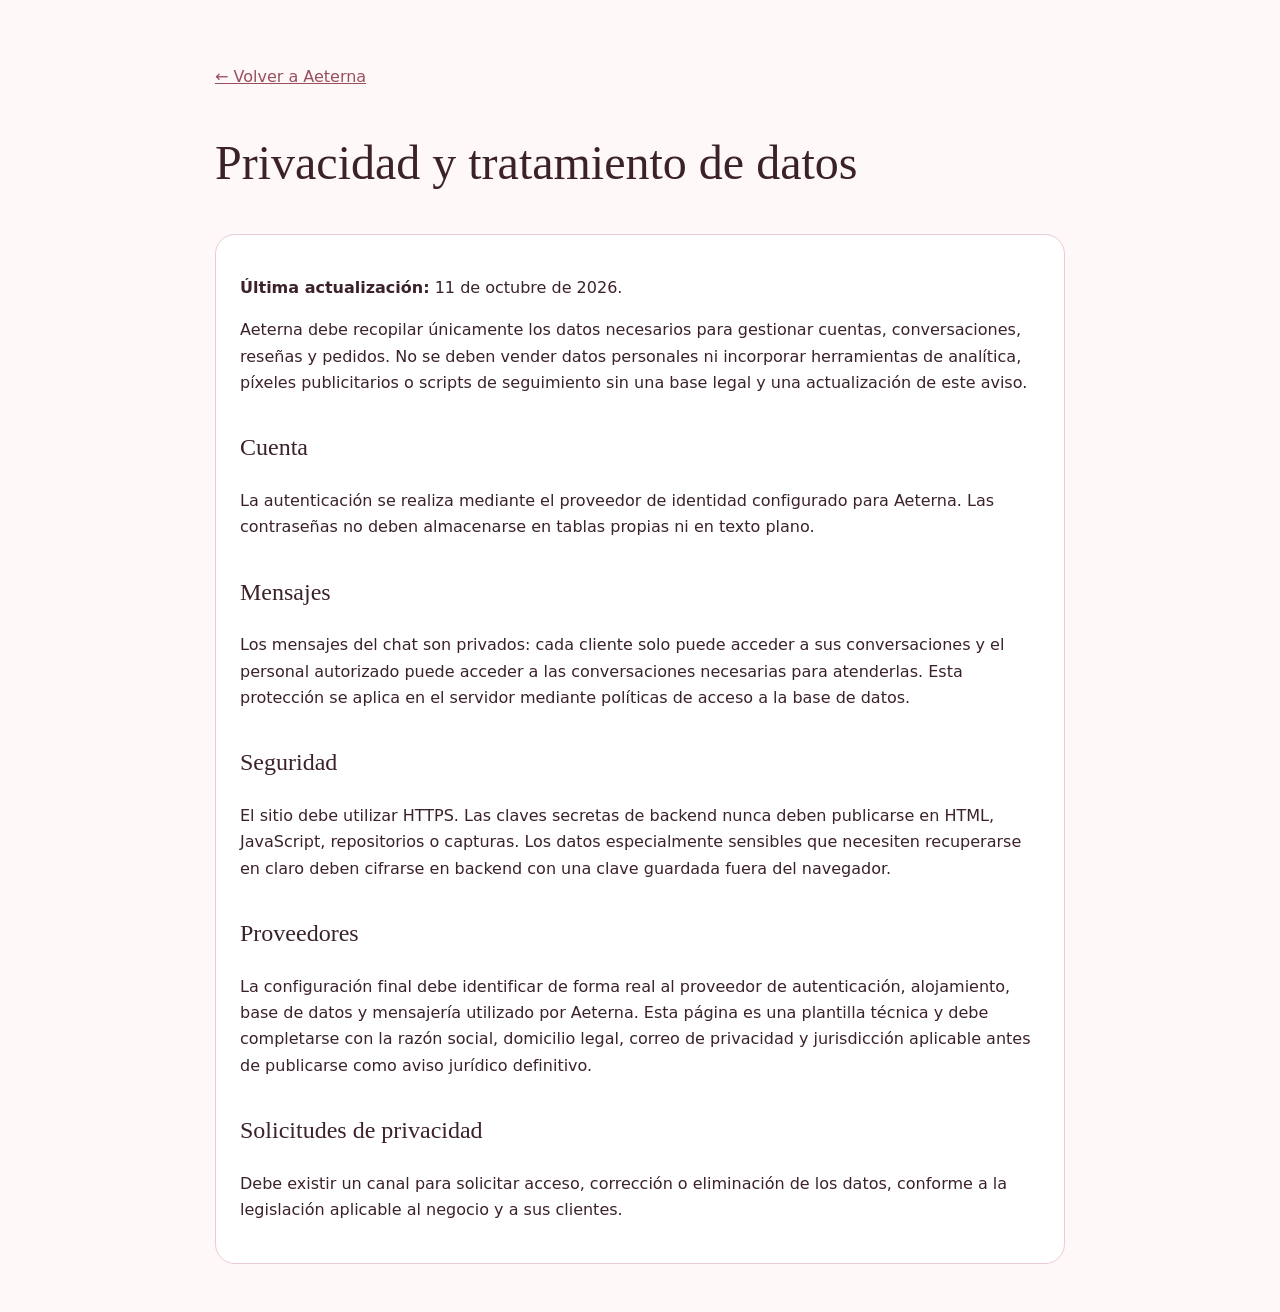
<file: privacy.html>
<!doctype html><html lang="es"><head><meta charset="utf-8"><meta name="viewport" content="width=device-width,initial-scale=1"><meta name="referrer" content="no-referrer"><title>Aeterna · Privacidad</title><style>body{margin:0;background:#fff8f9;color:#3b2229;font:16px/1.65 system-ui,sans-serif}.wrap{max-width:850px;margin:auto;padding:48px 22px}h1,h2{font-family:Georgia,serif;font-weight:500}h1{font-size:3rem}h2{margin-top:2rem}.box{background:#fff;border:1px solid #eacdd3;border-radius:20px;padding:24px}a{color:#9a4f5c}</style></head><body><main class="wrap"><p><a href="index.html">← Volver a Aeterna</a></p><h1>Privacidad y tratamiento de datos</h1><div class="box"><p><b>Última actualización:</b> 11 de octubre de 2026.</p><p>Aeterna debe recopilar únicamente los datos necesarios para gestionar cuentas, conversaciones, reseñas y pedidos. No se deben vender datos personales ni incorporar herramientas de analítica, píxeles publicitarios o scripts de seguimiento sin una base legal y una actualización de este aviso.</p><h2>Cuenta</h2><p>La autenticación se realiza mediante el proveedor de identidad configurado para Aeterna. Las contraseñas no deben almacenarse en tablas propias ni en texto plano.</p><h2>Mensajes</h2><p>Los mensajes del chat son privados: cada cliente solo puede acceder a sus conversaciones y el personal autorizado puede acceder a las conversaciones necesarias para atenderlas. Esta protección se aplica en el servidor mediante políticas de acceso a la base de datos.</p><h2>Seguridad</h2><p>El sitio debe utilizar HTTPS. Las claves secretas de backend nunca deben publicarse en HTML, JavaScript, repositorios o capturas. Los datos especialmente sensibles que necesiten recuperarse en claro deben cifrarse en backend con una clave guardada fuera del navegador.</p><h2>Proveedores</h2><p>La configuración final debe identificar de forma real al proveedor de autenticación, alojamiento, base de datos y mensajería utilizado por Aeterna. Esta página es una plantilla técnica y debe completarse con la razón social, domicilio legal, correo de privacidad y jurisdicción aplicable antes de publicarse como aviso jurídico definitivo.</p><h2>Solicitudes de privacidad</h2><p>Debe existir un canal para solicitar acceso, corrección o eliminación de los datos, conforme a la legislación aplicable al negocio y a sus clientes.</p></div></main></body></html>
</file>
